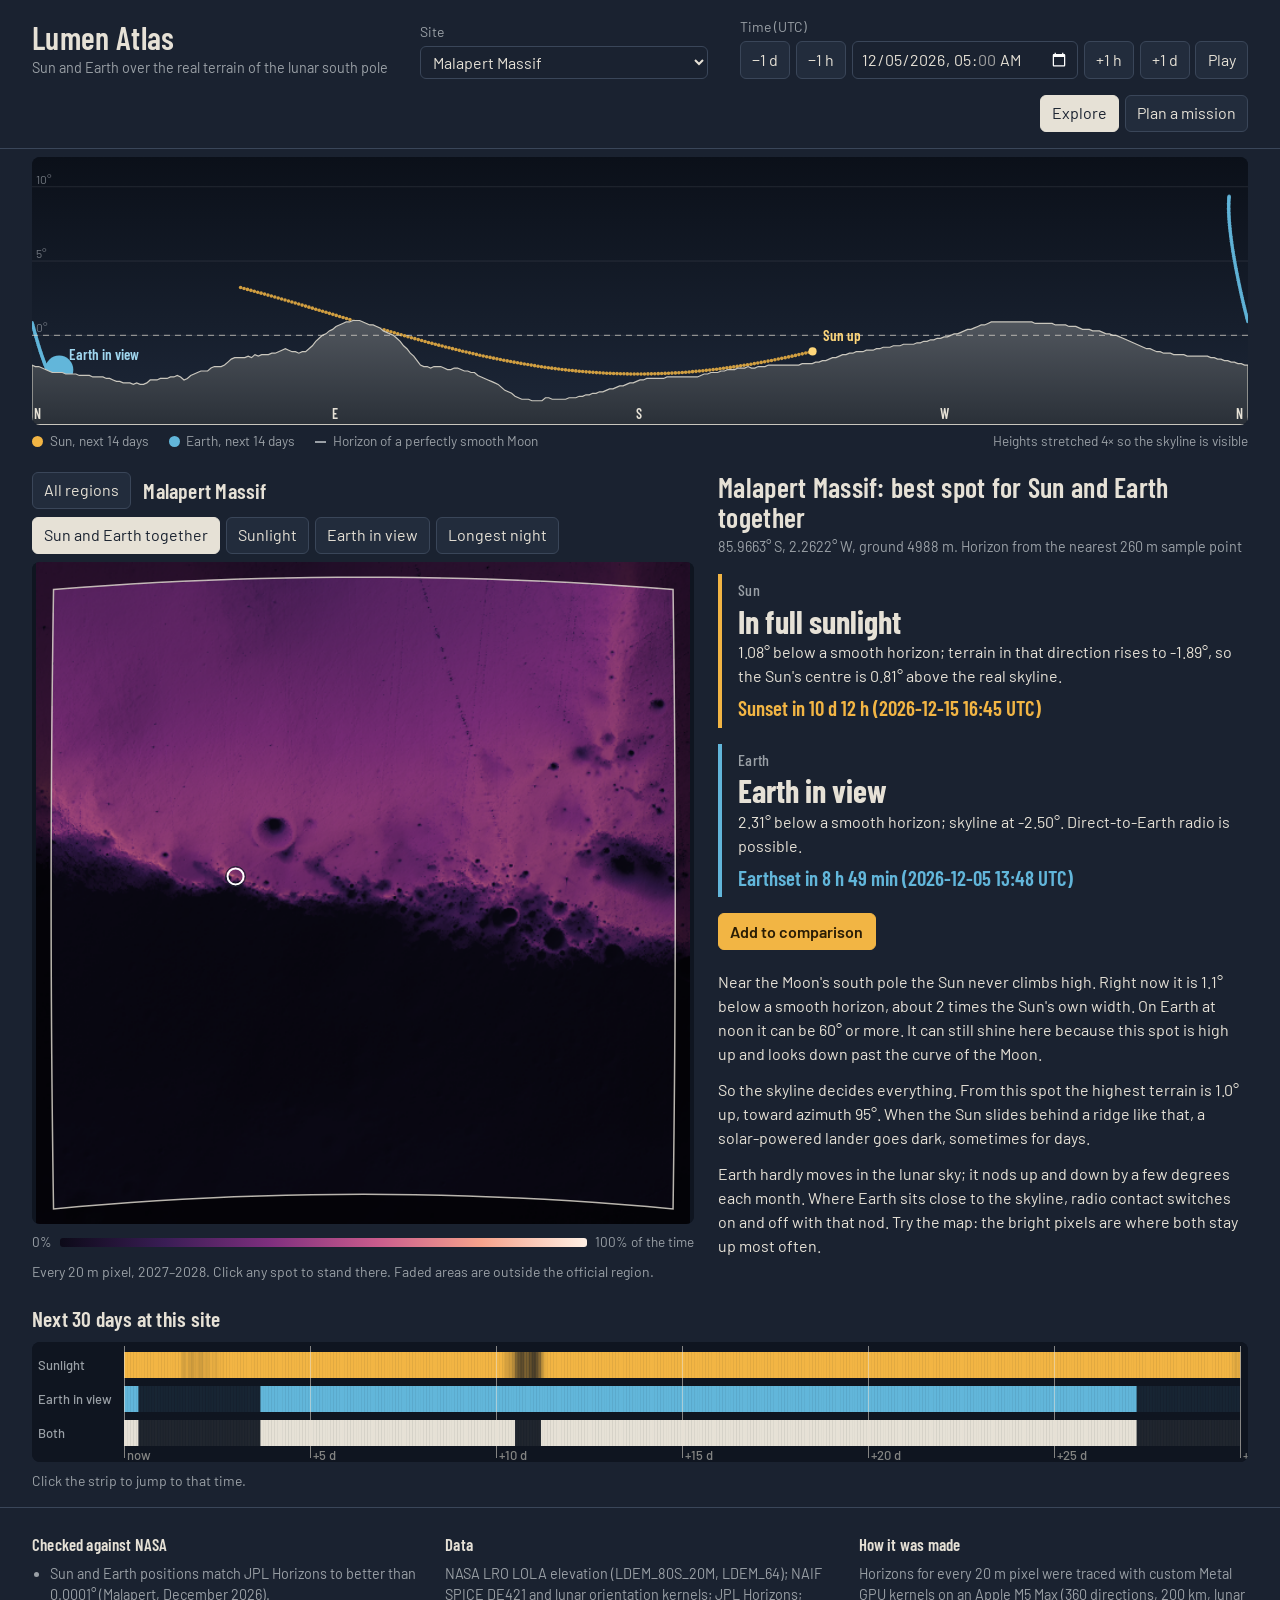
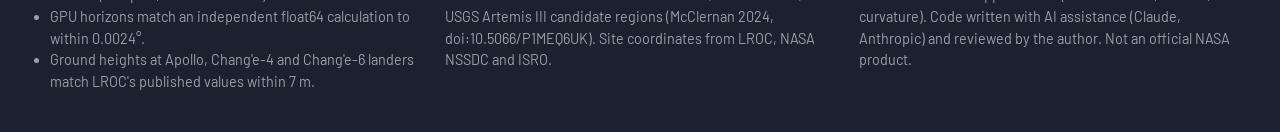
<file: web/index.html>
<!doctype html>
<!-- Lumen Atlas - NASA Space Apps Challenge 2026 (Lunar Landing Site Navigator).
     AI-assisted code: written with Claude (Anthropic), reviewed and run by Bignesh Das. Apache-2.0 -->
<html lang="en">
<head>
<meta charset="utf-8">
<meta name="viewport" content="width=device-width, initial-scale=1">
<title>Lumen Atlas</title>
<meta name="description" content="Where and when the Sun and Earth stay above the real terrain at the Moon's south pole. Compare landing sites and dates, see time to sunset and Earthset, and find a Plan B when the schedule slips.">
<link rel="preconnect" href="https://fonts.googleapis.com">
<link rel="preconnect" href="https://fonts.gstatic.com" crossorigin>
<link href="https://fonts.googleapis.com/css2?family=Barlow:wght@400;500;600&family=Barlow+Condensed:wght@500;600;700&display=swap" rel="stylesheet">
<link rel="stylesheet" href="style.css">
</head>
<body>
<header class="bar">
  <div class="brand">
    <h1>Lumen Atlas</h1>
    <p>Sun and Earth over the real terrain of the lunar south pole</p>
  </div>
  <div class="site-pick">
    <label for="sitesel">Site</label>
    <select id="sitesel"></select>
  </div>
  <div class="when">
    <label for="when">Time (UTC)</label>
    <div class="when-row">
      <button class="step" data-step="-24" aria-label="One day earlier">−1 d</button>
      <button class="step" data-step="-1" aria-label="One hour earlier">−1 h</button>
      <input id="when" type="datetime-local" step="3600">
      <button class="step" data-step="1" aria-label="One hour later">+1 h</button>
      <button class="step" data-step="24" aria-label="One day later">+1 d</button>
      <button id="play" aria-pressed="false">Play</button>
    </div>
  </div>
  <div class="mode" role="group" aria-label="Who is using this">
    <button id="mode-explore" class="on" aria-pressed="true">Explore</button>
    <button id="mode-plan" aria-pressed="false">Plan a mission</button>
  </div>
</header>

<section class="sky" aria-label="Horizon panorama">
  <canvas id="pano" height="300"></canvas>
  <div class="pano-key">
    <span class="k sun">Sun, next 14 days</span>
    <span class="k earth">Earth, next 14 days</span>
    <span class="k flat">Horizon of a perfectly smooth Moon</span>
    <span id="exag" class="note"></span>
  </div>
</section>

<main class="grid">
  <section class="map" aria-label="Map">
    <div class="map-head">
      <button id="back" hidden>All regions</button>
      <h2 id="maptitle">South pole, Artemis III candidate regions</h2>
    </div>
    <div class="layers" id="layers" hidden role="tablist" aria-label="Map layer">
      <button role="tab" data-layer="both" class="on">Sun and Earth together</button>
      <button role="tab" data-layer="sun">Sunlight</button>
      <button role="tab" data-layer="earth">Earth in view</button>
      <button role="tab" data-layer="night">Longest night</button>
    </div>
    <div class="canvas-wrap"><canvas id="map"></canvas><div id="tip" class="tip" hidden></div></div>
    <div class="legend" id="legend" hidden><span id="lg-lo"></span><i id="lg-bar"></i><span id="lg-hi"></span></div>
    <p class="map-note" id="mapnote">Click a region to see every 20 m pixel. Colours show 2027–2028.</p>
  </section>

  <section class="now" aria-live="polite">
    <h2 id="sitename">—</h2>
    <p class="coords" id="coords"></p>
    <div class="readout sunbox">
      <h3>Sun</h3>
      <p class="big" id="sun-state">—</p>
      <p id="sun-detail"></p>
      <p class="next" id="sun-next"></p>
    </div>
    <div class="readout earthbox">
      <h3>Earth</h3>
      <p class="big" id="earth-state">—</p>
      <p id="earth-detail"></p>
      <p class="next" id="earth-next"></p>
    </div>
    <button id="pin" class="primary">Add to comparison</button>

    <div class="explain" id="explain"></div>

    <div class="plan" id="plan" hidden>
      <h3>Mission check</h3>
      <div class="form">
        <label>Surface stay <input id="p-days" type="number" min="0.5" max="30" step="0.5" value="6.5"> days</label>
        <label>Sunlight at least <input id="p-sun" type="number" min="0" max="100" step="5" value="100"> % of the stay</label>
        <label>Earth in view at least <input id="p-earth" type="number" min="0" max="100" step="5" value="50"> % of the stay</label>
        <label class="check"><input id="p-landearth" type="checkbox" checked> Earth in view at touchdown</label>
        <label>Landing slips by <input id="p-slip" type="number" min="0" max="60" step="1" value="0"> days</label>
      </div>
      <p class="verdict" id="verdict"></p>
      <div class="planb">
        <h4>Same site, other dates</h4>
        <ol id="pb-dates"></ol>
        <h4>Same date, other spots in this region</h4>
        <p class="hint" id="pb-hint"></p>
        <ol id="pb-spots"></ol>
      </div>
    </div>
  </section>
</main>

<section class="timeline" aria-label="Next 30 days">
  <h2>Next 30 days at this site</h2>
  <canvas id="tl" height="120"></canvas>
  <p class="hint">Click the strip to jump to that time.</p>
</section>

<section class="compare" id="compare" hidden>
  <h2>Comparison</h2>
  <div class="table-wrap"><table id="cmp"></table></div>
</section>

<footer>
  <div>
    <h2>Checked against NASA</h2>
    <ul id="checks">
      <li>Sun and Earth positions match JPL Horizons to better than 0.0001° (Malapert, December 2026).</li>
      <li>GPU horizons match an independent float64 calculation to within 0.0024°.</li>
      <li>Ground heights at Apollo, Chang'e-4 and Chang'e-6 landers match LROC's published values within 7 m.</li>
    </ul>
  </div>
  <div>
    <h2>Data</h2>
    <p>NASA LRO LOLA elevation (LDEM_80S_20M, LDEM_64); NAIF SPICE DE421 and lunar orientation kernels; JPL Horizons;
       USGS Artemis III candidate regions (McClernan 2024, doi:10.5066/P1MEQ6UK). Site coordinates from LROC, NASA NSSDC and ISRO.</p>
  </div>
  <div>
    <h2>How it was made</h2>
    <p>Horizons for every 20 m pixel were traced with custom Metal GPU kernels on an Apple M5 Max (360 directions, 200 km, lunar curvature).
       Code written with AI assistance (Claude, Anthropic) and reviewed by the author. Not an official NASA product.</p>
  </div>
</footer>
<script src="app.js"></script>
</body>
</html>
</file>
<file: web/style.css>
/* Lumen Atlas - AI-assisted code (Claude, Anthropic); reviewed by Bignesh Das. Apache-2.0
   Palette: the south pole at grazing light. Shadow is the default state; light is the event. */
:root {
  --shadow: #1a2230;      /* page: the inside of a crater */
  --shadow-2: #222c3c;    /* raised panels */
  --rim: #3a4659;         /* borders, terrain edges */
  --regolith: #9aa0a6;    /* secondary text, terrain */
  --dust: #e6e1d6;        /* primary text */
  --sun: #f2b544;         /* low sun */
  --earth: #62b6da;       /* Earth */
  --good: #9fd3a4;
  --bad: #e58b77;
  --f-body: "Barlow", system-ui, sans-serif;
  --f-read: "Barlow Condensed", "Barlow", system-ui, sans-serif;
}
* { box-sizing: border-box; }
[hidden] { display: none !important; }
html { color-scheme: dark; }
body { margin: 0; background: var(--shadow); color: var(--dust); font: 400 16px/1.5 var(--f-body); }
h1, h2, h3, h4 { font-family: var(--f-read); font-weight: 600; margin: 0; letter-spacing: .01em; }
button, input, select { font: inherit; color: inherit; }
button { background: var(--shadow-2); border: 1px solid var(--rim); border-radius: 6px; padding: .35rem .7rem; cursor: pointer; }
button:hover { border-color: var(--regolith); }
button.on, button[aria-pressed="true"] { background: var(--dust); color: var(--shadow); border-color: var(--dust); }
button.primary { background: var(--sun); color: #2a1d05; border-color: var(--sun); font-weight: 600; }
:focus-visible { outline: 2px solid var(--sun); outline-offset: 2px; }
input, select { background: var(--shadow); border: 1px solid var(--rim); border-radius: 6px; padding: .3rem .5rem; }
label { color: var(--regolith); font-size: .875rem; }

.bar { display: flex; flex-wrap: wrap; gap: 1rem 2rem; align-items: end; padding: 1rem clamp(1rem, 3vw, 2rem); border-bottom: 1px solid var(--rim); }
.brand h1 { font-size: 2rem; line-height: 1; }
.brand p { margin: .25rem 0 0; color: var(--regolith); font-size: .9rem; }
.site-pick, .when { display: grid; gap: .25rem; }
.site-pick select { min-width: 16rem; max-width: 80vw; }
.when-row { display: flex; flex-wrap: wrap; gap: .35rem; }
.mode { margin-left: auto; display: flex; gap: .35rem; }

.sky { padding: .5rem clamp(1rem, 3vw, 2rem) 0; }
#pano { width: 100%; display: block; border-radius: 8px; background: #0f1520; }
.pano-key { display: flex; flex-wrap: wrap; gap: .5rem 1.25rem; font-size: .85rem; color: var(--regolith); padding: .4rem 0 0; }
.k::before { content: ""; display: inline-block; width: .7rem; height: .7rem; border-radius: 50%; margin-right: .4rem; vertical-align: -1px; }
.k.sun::before { background: var(--sun); }
.k.earth::before { background: var(--earth); }
.k.flat::before { border-radius: 0; height: 0; border-top: 2px dashed var(--regolith); vertical-align: 3px; }
.note { margin-left: auto; }

.grid { display: grid; grid-template-columns: minmax(0, 1.25fr) minmax(0, 1fr); gap: 1.5rem; padding: 1.25rem clamp(1rem, 3vw, 2rem); }
@media (max-width: 900px) { .grid { grid-template-columns: 1fr; } .mode { margin-left: 0; } }
.map-head { display: flex; align-items: center; gap: .75rem; margin-bottom: .5rem; }
.map-head h2 { font-size: 1.35rem; }
.layers { display: flex; flex-wrap: wrap; gap: .35rem; margin-bottom: .5rem; }
.canvas-wrap { position: relative; }
#map { width: 100%; display: block; aspect-ratio: 1; border-radius: 8px; background: #0f1520; cursor: crosshair; }
.tip { position: absolute; pointer-events: none; background: rgba(15, 21, 32, .94); border: 1px solid var(--rim); border-radius: 6px; padding: .4rem .6rem; font-size: .85rem; line-height: 1.35; white-space: nowrap; }
.legend { display: flex; align-items: center; gap: .5rem; font-size: .85rem; color: var(--regolith); margin-top: .5rem; }
.legend i { flex: 1; height: .6rem; border-radius: 3px; }
.map-note, .hint { color: var(--regolith); font-size: .875rem; margin: .5rem 0 0; }

.now h2 { font-size: 1.75rem; line-height: 1.1; }
.coords { color: var(--regolith); margin: .2rem 0 1rem; font-size: .9rem; }
.readout { border-left: 4px solid var(--rim); padding: .25rem 0 .25rem 1rem; margin-bottom: 1rem; }
.sunbox { border-color: var(--sun); }
.earthbox { border-color: var(--earth); }
.readout h3 { font-size: 1rem; color: var(--regolith); font-weight: 500; }
.readout .big { font-family: var(--f-read); font-size: 2rem; font-weight: 700; line-height: 1.1; margin: .1rem 0; }
.readout p { margin: 0; }
.readout .next { font-family: var(--f-read); font-size: 1.3rem; font-weight: 600; margin-top: .25rem; }
.sunbox .next { color: var(--sun); }
.earthbox .next { color: var(--earth); }
.explain { margin-top: 1.25rem; color: var(--dust); max-width: 62ch; }
.explain p { margin: 0 0 .75rem; }

.plan { margin-top: 1.25rem; border-top: 1px solid var(--rim); padding-top: 1rem; }
.plan h3 { font-size: 1.3rem; margin-bottom: .5rem; }
.plan h4 { font-size: 1.05rem; margin: 1rem 0 .3rem; }
.form { display: grid; gap: .4rem; }
.form input[type=number] { width: 5rem; }
.form .check { display: flex; align-items: center; gap: .4rem; }
.verdict { font-family: var(--f-read); font-size: 1.35rem; font-weight: 600; margin: .75rem 0 0; }
.verdict.ok { color: var(--good); }
.verdict.no { color: var(--bad); }
.planb ol { margin: 0; padding-left: 1.25rem; }
.planb li { margin: .2rem 0; }
.planb li button { padding: .1rem .5rem; font-size: .85rem; margin-left: .4rem; }

.timeline { padding: 0 clamp(1rem, 3vw, 2rem) 1rem; }
.timeline h2, .compare h2 { font-size: 1.35rem; margin-bottom: .5rem; }
#tl { width: 100%; display: block; border-radius: 8px; background: #0f1520; cursor: pointer; }

.compare { padding: 0 clamp(1rem, 3vw, 2rem) 1.5rem; }
.table-wrap { overflow-x: auto; }
#cmp { border-collapse: collapse; min-width: 640px; width: 100%; font-size: .95rem; }
#cmp th, #cmp td { text-align: left; padding: .45rem .7rem; border-bottom: 1px solid var(--rim); vertical-align: top; }
#cmp th { color: var(--regolith); font-weight: 500; }
#cmp td.num { font-variant-numeric: tabular-nums; }

footer { display: grid; grid-template-columns: repeat(auto-fit, minmax(16rem, 1fr)); gap: 1.5rem; padding: 1.5rem clamp(1rem, 3vw, 2rem) 2.5rem; border-top: 1px solid var(--rim); color: var(--regolith); font-size: .9rem; }
footer h2 { font-size: 1.05rem; color: var(--dust); margin-bottom: .35rem; }
footer ul { margin: 0; padding-left: 1.1rem; }
footer p { margin: 0; }
@media (prefers-reduced-motion: reduce) { * { scroll-behavior: auto !important; } }
</file>
